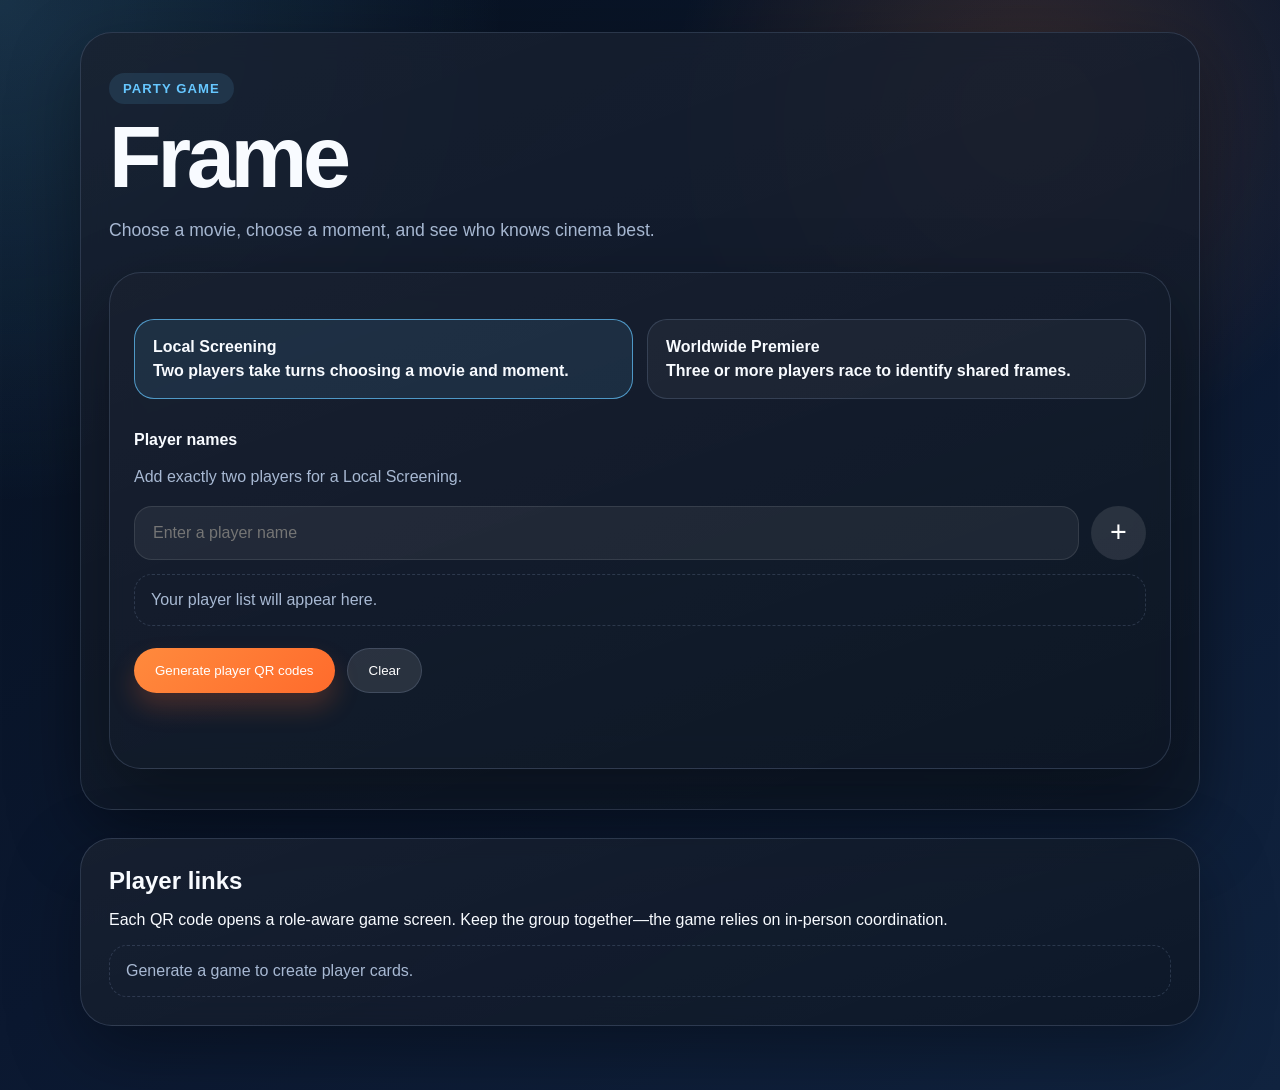
<file: index.html>
<!DOCTYPE html>
<html lang="en"><head><meta charset="UTF-8"><meta name="viewport" content="width=device-width, initial-scale=1.0"><title>Frame — Movie Party Game</title><link rel="stylesheet" href="styles.css"></head>
<body><main class="page"><section class="hero"><span class="eyebrow">Party Game</span><h1>Frame</h1><p class="subtitle">Choose a movie, choose a moment, and see who knows cinema best.</p><section class="panel setup"><div class="mode-picker" role="radiogroup"><label class="mode-card selected"><input type="radio" name="mode" value="local" checked><strong>Local Screening</strong><span>Two players take turns choosing a movie and moment.</span></label><label class="mode-card"><input type="radio" name="mode" value="world"><strong>Worldwide Premiere</strong><span>Three or more players race to identify shared frames.</span></label></div><div><label for="players">Player names</label><p class="field-note" id="mode-note">Add exactly two players for a Local Screening.</p><div class="player-entry"><input id="players" placeholder="Enter a player name" autocomplete="off"><button class="icon-btn" id="add-player-btn" type="button" aria-label="Add player">+</button></div><ul id="player-list" class="name-list"><li class="name-empty">Your player list will appear here.</li></ul></div><div class="actions"><button class="primary-btn" id="generate-btn" type="button">Generate player QR codes</button><button class="secondary-btn" id="clear-btn" type="button">Clear</button></div><p id="status" class="status" aria-live="polite"></p></section></section><section class="results" id="results"><div class="results-header"><div><h2>Player links</h2><p>Each QR code opens a role-aware game screen. Keep the group together—the game relies on in-person coordination.</p></div></div><ul id="links" class="player-grid"><li class="empty-state">Generate a game to create player cards.</li></ul></section></main><script src="script.js"></script></body></html>
</file>
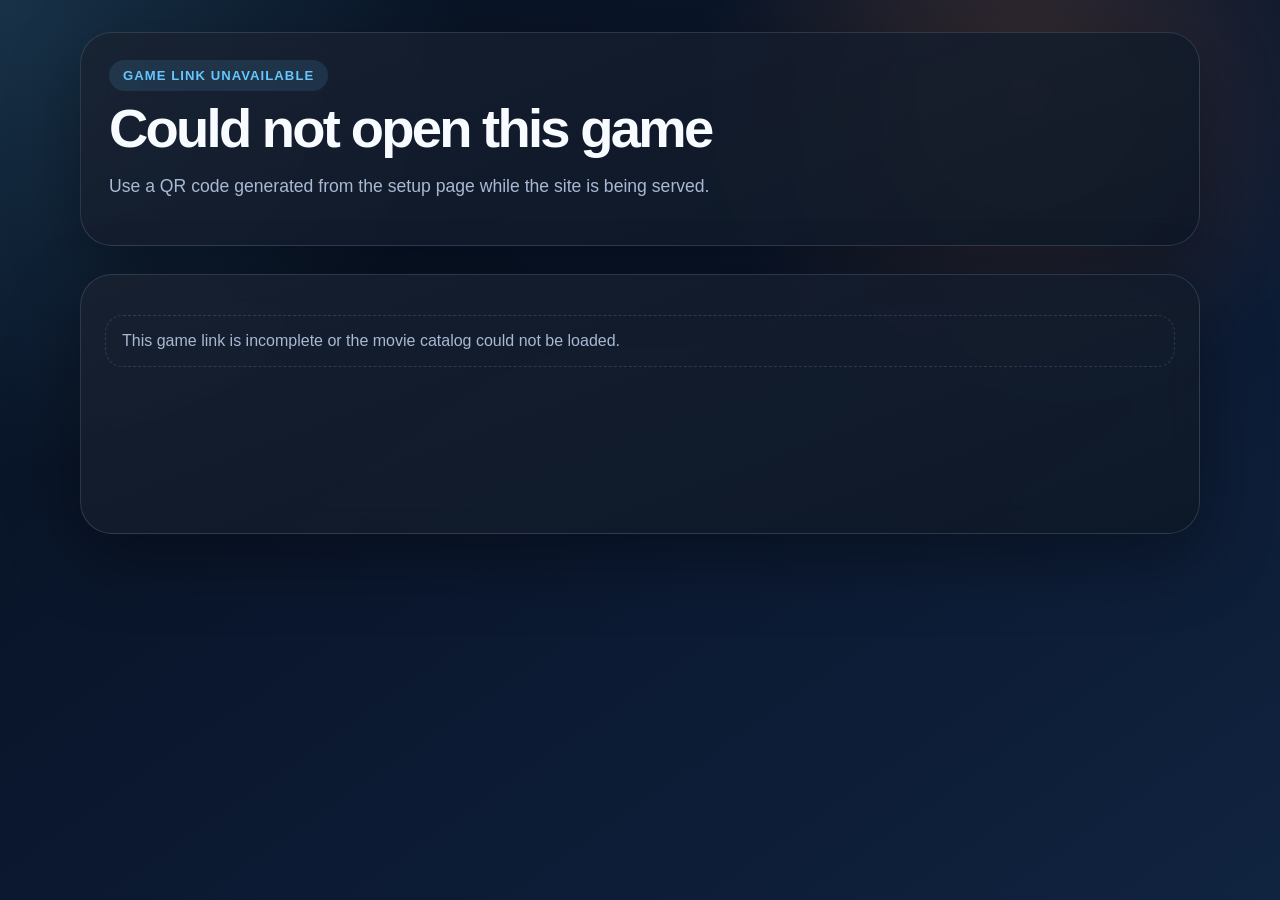
<file: player.html>
<!DOCTYPE html><html lang="en"><head><meta charset="UTF-8"><meta name="viewport" content="width=device-width, initial-scale=1.0"><title>Frame</title><link rel="stylesheet" href="styles.css"></head><body><main class="page player-page"><section class="hero compact"><span class="eyebrow" id="mode-badge">Loading game</span><h1 id="welcome">Frame</h1><p class="subtitle" id="intro">Preparing your movie catalog…</p></section><section class="panel game-panel" id="game"></section></main><script src="player.js"></script></body></html>
</file>
<file: styles.css>
:root{--bg:#07111f;--bg-accent:#10233f;--panel:rgba(8,18,34,.82);--text:#f8fbff;--muted:#a8b9d3;--line:rgba(186,210,255,.16);--primary:#ff8a3d;--secondary:#66c7ff;--shadow:0 24px 70px rgba(0,0,0,.35)}*{box-sizing:border-box}body{margin:0;min-height:100vh;font-family:"Trebuchet MS","Segoe UI",sans-serif;color:var(--text);background:radial-gradient(circle at top left,rgba(102,199,255,.18),transparent 30%),radial-gradient(circle at 80% 10%,rgba(255,138,61,.18),transparent 25%),linear-gradient(145deg,var(--bg),#0b1830 52%,var(--bg-accent))}.page{width:min(1120px,calc(100% - 32px));margin:auto;padding:32px 0 64px}.hero,.panel,.results{border:1px solid var(--line);border-radius:32px;background:linear-gradient(160deg,rgba(255,255,255,.06),rgba(255,255,255,.02)),var(--panel);box-shadow:var(--shadow);backdrop-filter:blur(14px)}.hero{padding:40px 28px}.compact{padding:27px 28px}.eyebrow,.player-badge{display:inline-block;padding:8px 14px;border-radius:999px;background:rgba(102,199,255,.12);color:var(--secondary);font-size:.82rem;font-weight:700;letter-spacing:.08em;text-transform:uppercase}h1{margin:12px 0 0;font-size:clamp(2.5rem,7vw,5.4rem);line-height:.96;letter-spacing:-.05em}.compact h1{font-size:clamp(2.1rem,5vw,3.4rem)}.subtitle,.field-note,.link-note,.muted{color:var(--muted);line-height:1.55}.subtitle{max-width:650px;font-size:1.1rem}.setup,.game-panel{margin-top:28px;padding:24px}.mode-picker{display:grid;grid-template-columns:repeat(2,minmax(0,1fr));gap:14px}.mode-card{display:grid;gap:6px;padding:18px;border:1px solid var(--line);border-radius:20px;background:rgba(255,255,255,.04);cursor:pointer}.mode-card.selected{border-color:rgba(102,199,255,.7);background:rgba(102,199,255,.1)}.mode-card input{position:absolute;opacity:0}label{display:block;margin:22px 0 10px;font-weight:700}input{width:100%;padding:17px 18px;border:1px solid rgba(255,255,255,.1);border-radius:18px;background:rgba(255,255,255,.06);color:var(--text);font:inherit;outline:none}input:focus{border-color:var(--secondary)}.player-entry{display:grid;grid-template-columns:1fr auto;gap:12px}.actions{display:flex;flex-wrap:wrap;gap:12px;margin-top:22px}button{border:0;border-radius:999px;padding:14px 21px;color:#fff;font:700 1rem inherit;cursor:pointer;background:rgba(255,255,255,.1)}button:hover{transform:translateY(-2px)}.primary-btn{background:linear-gradient(135deg,var(--primary),#ff6b2c);box-shadow:0 14px 26px rgba(255,107,44,.22)}.secondary-btn{border:1px solid var(--line)}.icon-btn,.remove-btn{min-width:55px;padding:0;font-size:1.8rem}.name-list,.player-grid,.number-grid{list-style:none;margin:14px 0 0;padding:0;display:grid;gap:10px}.name-item{display:flex;align-items:center;justify-content:space-between;padding:10px 13px;border:1px solid var(--line);border-radius:16px;background:rgba(255,255,255,.04)}.remove-btn{height:40px;color:var(--primary);background:rgba(255,138,61,.12)}.name-empty,.empty-state{padding:16px;border:1px dashed var(--line);border-radius:18px;color:var(--muted)}.status{color:#ffd18b;min-height:1.2em}.results{margin-top:28px;padding:28px}.results-header h2{margin:0}.player-grid{grid-template-columns:repeat(auto-fit,minmax(220px,1fr));gap:20px}.player-card{display:flex;flex-direction:column;align-items:center;padding:21px;border:1px solid var(--line);border-radius:24px;background:rgba(6,15,28,.82);text-align:center}.player-card a{margin-top:12px;color:var(--text);font-size:1.25rem;font-weight:800;text-decoration:none}.qr-frame{width:100%;padding:14px;border-radius:18px;background:#fff}.qr-frame img{display:block;width:100%;max-width:220px;margin:auto}.game-panel{min-height:260px}.choice-head{display:flex;justify-content:space-between;gap:16px;align-items:start}.choice-head h2{margin:0}.number-grid{grid-template-columns:repeat(7,minmax(0,1fr));gap:9px}.number-grid button{aspect-ratio:1;padding:0;border-radius:18px;background:rgba(102,199,255,.12);color:var(--secondary);font-size:1.2rem}.movie-list{display:grid;gap:9px;margin-top:20px}.movie-choice{display:flex;align-items:center;justify-content:space-between;gap:14px;padding:14px 16px;border:1px solid var(--line);border-radius:17px;background:rgba(255,255,255,.04)}.movie-choice strong{font-size:1rem}.frame{display:block;width:100%;max-height:60vh;object-fit:contain;border-radius:20px;background:#02070d;margin:18px 0}.time-grid{display:grid;grid-template-columns:1fr 1fr;gap:12px}.timer{margin:22px 0 8px;font-size:clamp(3.5rem,15vw,6rem);font-weight:800;letter-spacing:-.06em;color:#fff9f0}.timer.warn{color:#ffd18b}.answer-row{display:flex;gap:10px}.answer-row input{min-width:0}.result{margin-top:14px;padding:14px;border-radius:16px;background:rgba(102,199,255,.1);color:#dff3ff}.hidden{display:none!important}.round-nav{display:flex;gap:10px;flex-wrap:wrap;margin-top:16px}.small{font-size:.9rem}@media(max-width:650px){.page{width:min(100% - 20px,1120px);padding-top:16px}.hero,.setup,.results,.game-panel{padding:20px 17px}.mode-picker{grid-template-columns:1fr}.number-grid{grid-template-columns:repeat(4,1fr)}.answer-row{flex-direction:column}.time-grid{grid-template-columns:1fr}.choice-head{display:block}}

/* Frame result states: restrained feedback using the existing UI language. */
.result.correct{background:rgba(74,222,128,.10);border:1px solid rgba(74,222,128,.28);color:#c9f8d8}
.result.incorrect{background:rgba(248,113,113,.10);border:1px solid rgba(248,113,113,.28);color:#ffd2d2}
.result.revealed{background:rgba(255,255,255,.06);border:1px solid var(--line);color:var(--text)}
</file>
